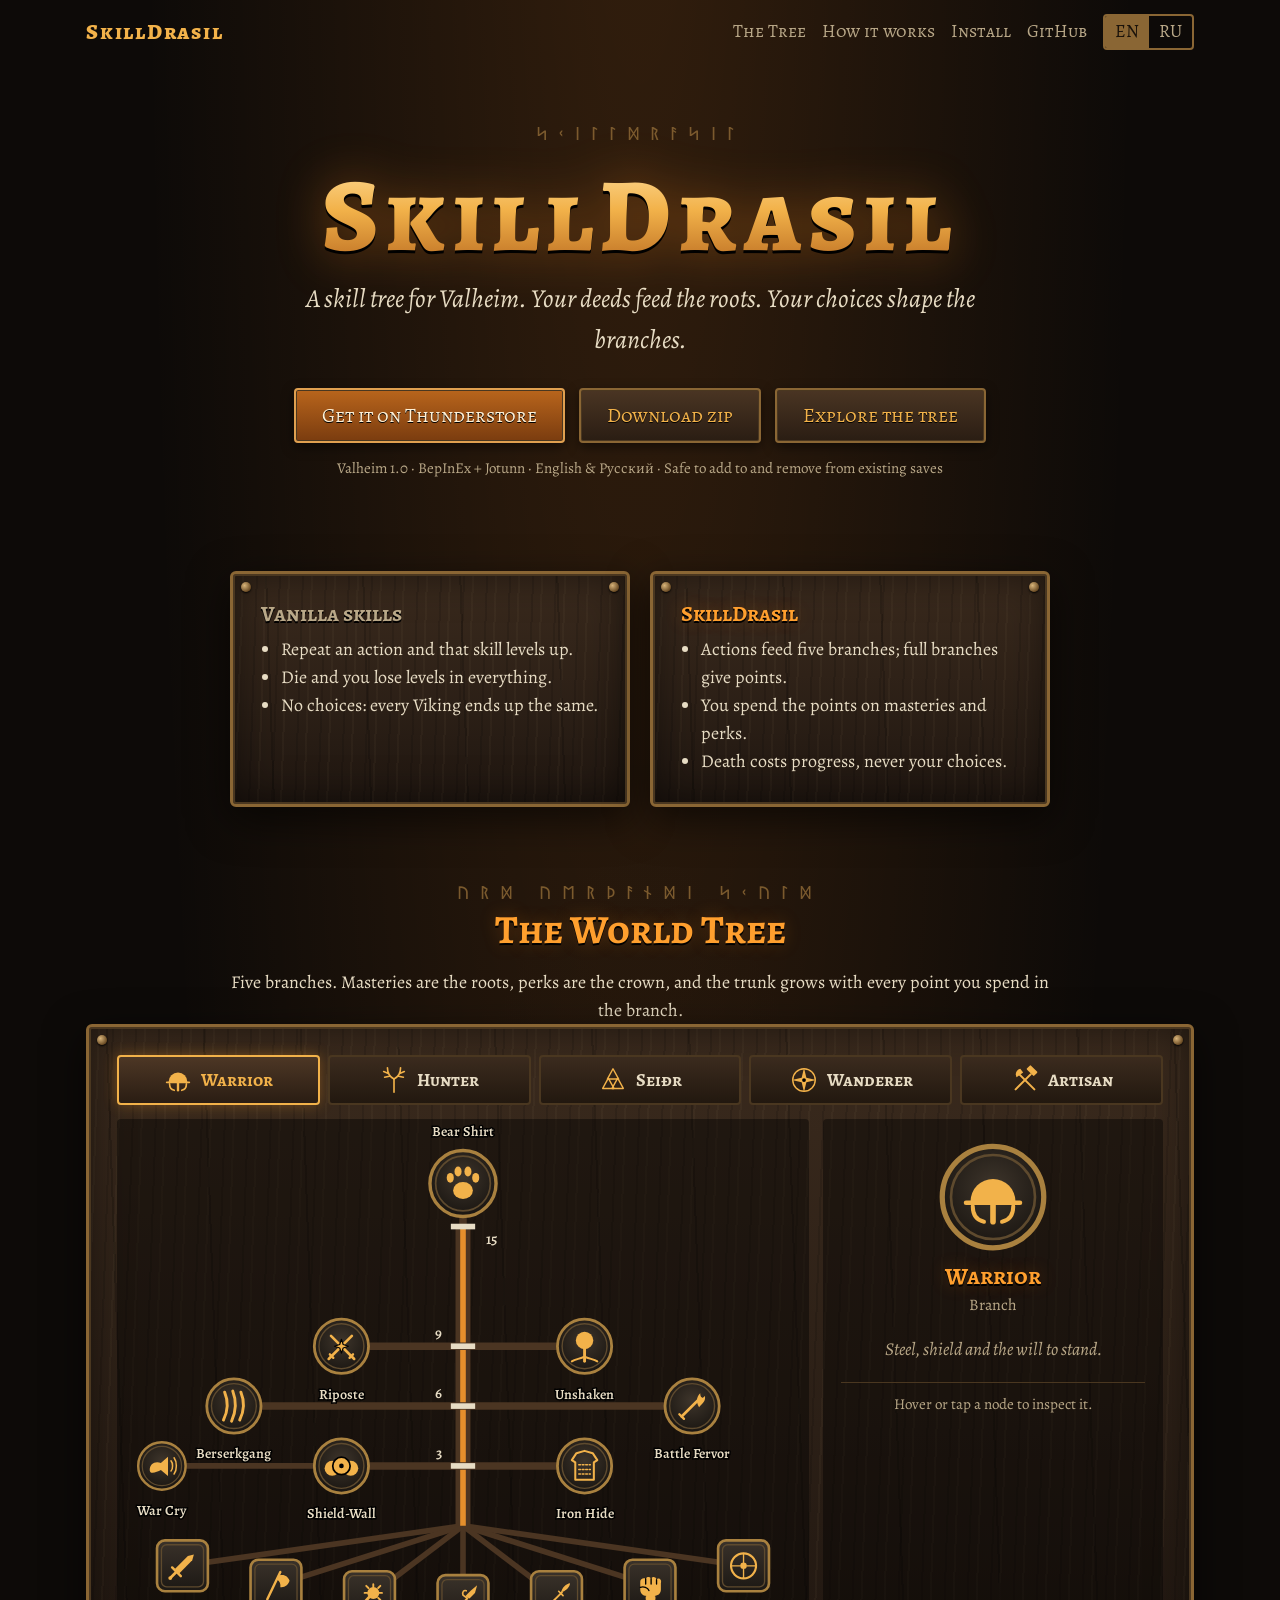
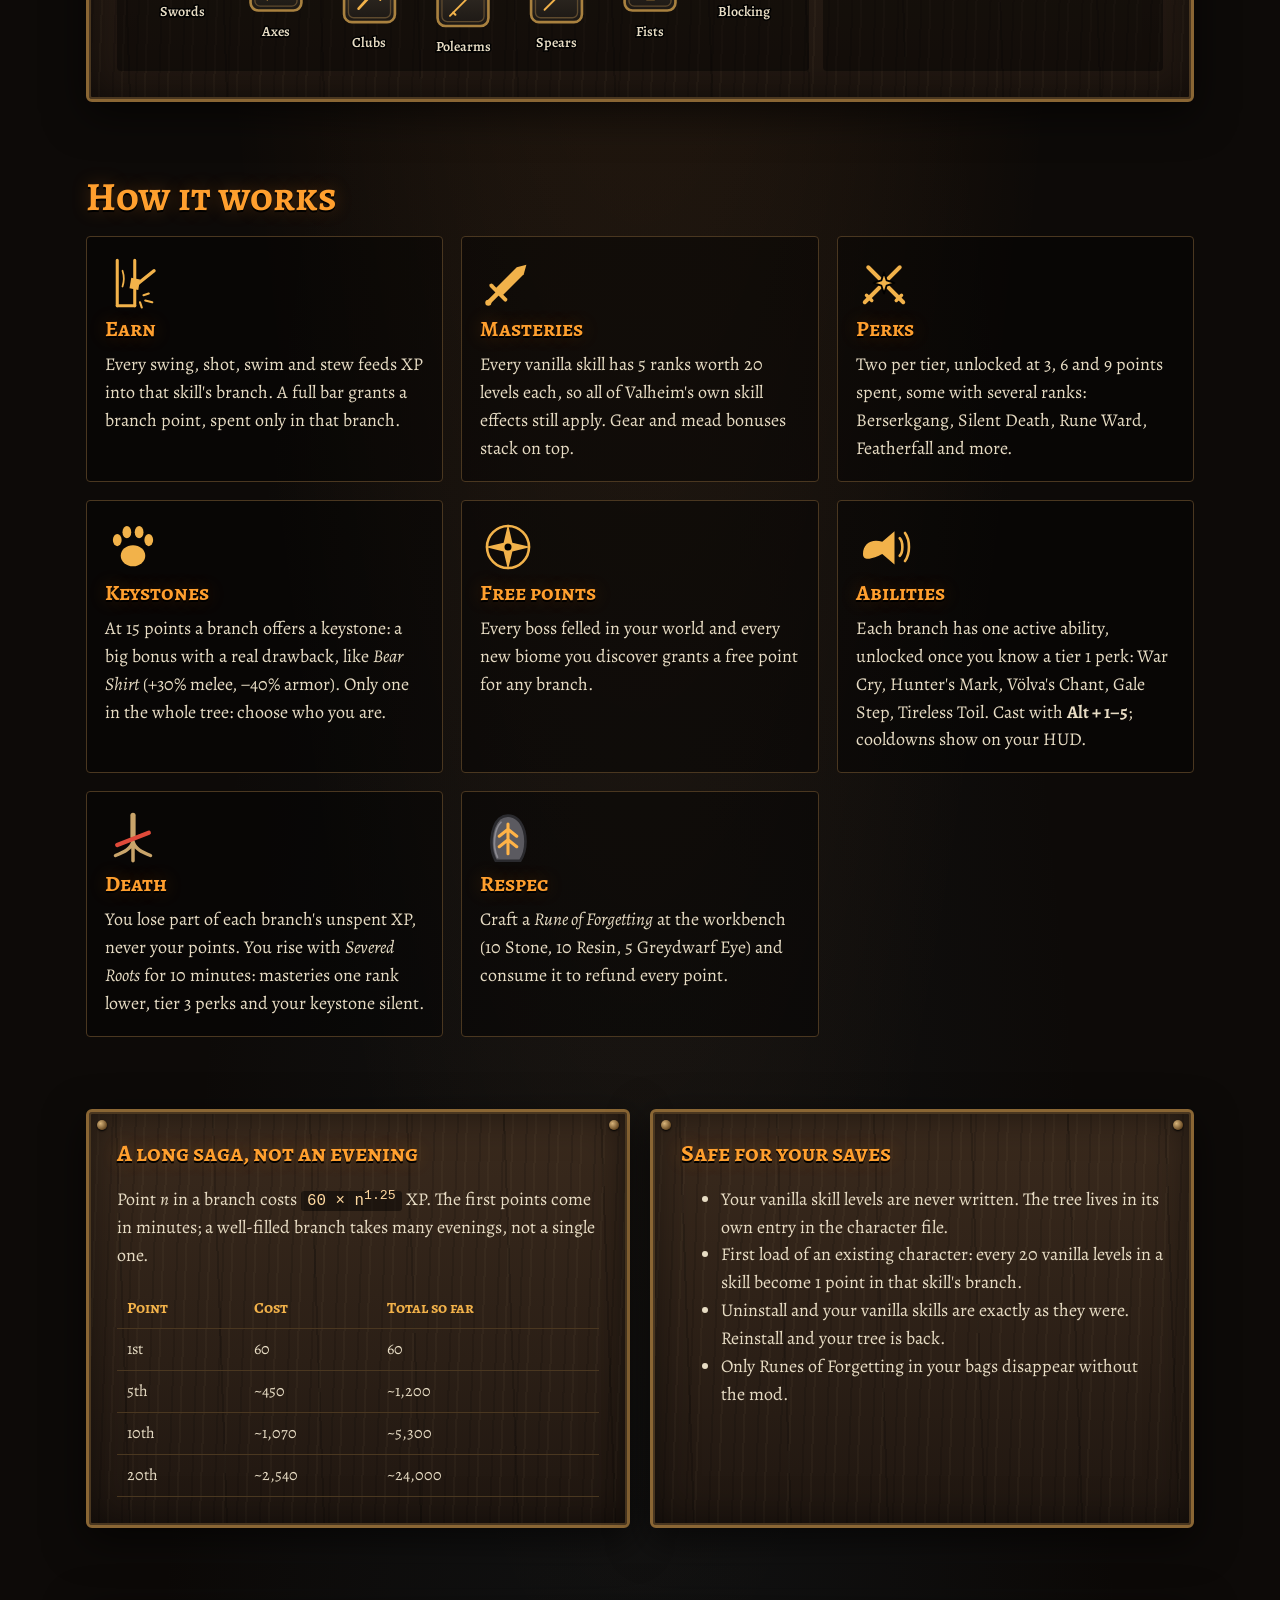
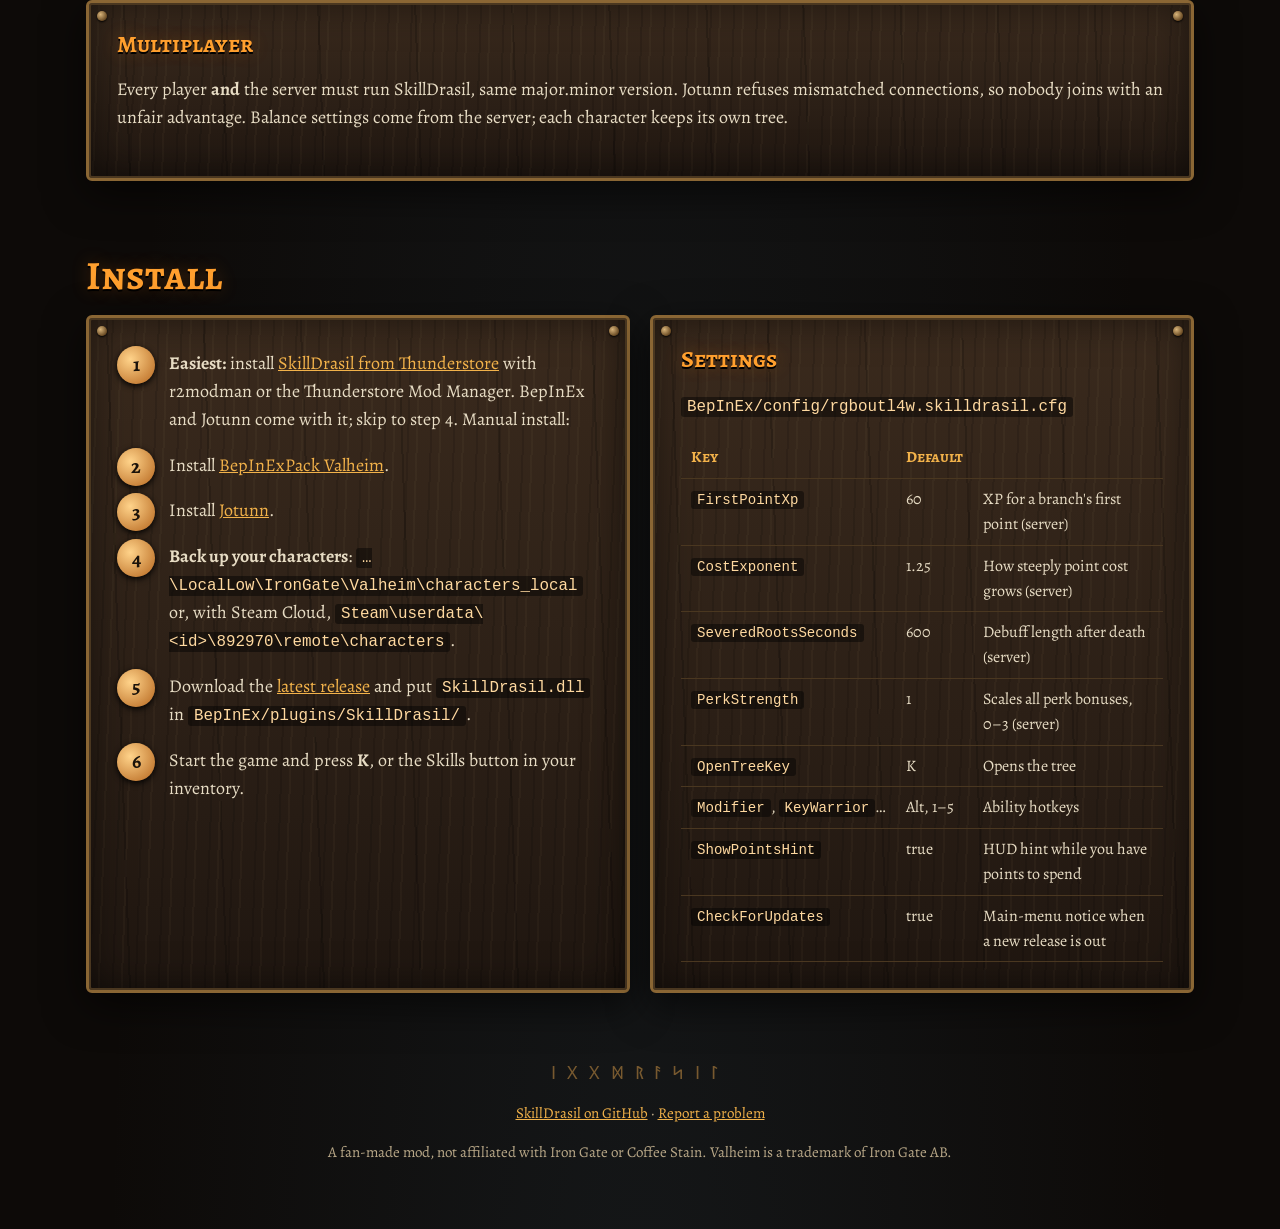
<file: docs/index.html>
<!doctype html>
<html lang="en">
<head>
<meta charset="utf-8">
<meta name="viewport" content="width=device-width, initial-scale=1">
<title>SkillDrasil – a skill tree for Valheim</title>
<meta name="description" content="SkillDrasil replaces Valheim's grind-and-lose skill system with a five-branch skill tree: earn points by playing, choose masteries and perks, keep your choices when you die.">
<meta property="og:title" content="SkillDrasil – a skill tree for Valheim">
<meta property="og:description" content="Five branches, 24 masteries, 30 perks, 5 keystones, 5 active abilities. Your deeds feed the roots; your choices shape the branches.">
<link rel="icon" href="icons/rune.svg" type="image/svg+xml">
<link rel="alternate" hreflang="ru" href="ru/">
<link rel="preconnect" href="https://fonts.googleapis.com">
<link rel="preconnect" href="https://fonts.gstatic.com" crossorigin>
<link href="https://fonts.googleapis.com/css2?family=Alegreya+SC:wght@600;800&family=Alegreya:ital,wght@0,400;0,700;1,400&family=Noto+Sans+Runic&display=swap" rel="stylesheet">
<link rel="stylesheet" href="style.css">
<script>
  // First visit from a Russian-language browser: offer the Russian page. A manual choice is remembered.
  try { if (!localStorage.getItem('sd-lang') && /^ru\b/i.test(navigator.language)) location.replace('ru/'); } catch (e) {}
</script>
</head>
<body>
<div class="wrap">
  <header class="topbar">
    <a class="brand" href="#">SkillDrasil</a>
    <nav>
      <span class="links"><a href="#tree">The Tree</a></span>
      <span class="links"><a href="#how">How it works</a></span>
      <span class="links"><a href="#install">Install</a></span>
      <a href="https://github.com/RGB-Outl4w/SkillDrasil">GitHub</a>
      <span class="lang"><a href="./" aria-current="page" onclick="try{localStorage.setItem('sd-lang','en')}catch(e){}">EN</a><a href="ru/" onclick="try{localStorage.setItem('sd-lang','ru')}catch(e){}">RU</a></span>
    </nav>
  </header>

  <section class="hero">
    <div class="runes" aria-hidden="true">ᛋᚲᛁᛚᛚᛞᚱᚨᛋᛁᛚ</div>
    <h1>SkillDrasil</h1>
    <p class="tagline">A skill tree for Valheim. Your deeds feed the roots. Your choices shape the branches.</p>
    <div class="buttons">
      <a class="btn primary" href="https://thunderstore.io/c/valheim/p/RGBOutl4w/SkillDrasil/">Get it on Thunderstore</a>
      <a class="btn" href="https://github.com/RGB-Outl4w/SkillDrasil/releases/latest">Download zip</a>
      <a class="btn" href="#tree">Explore the tree</a>
    </div>
    <p class="meta">Valheim 1.0 · BepInEx + Jotunn · English &amp; Русский · Safe to add to and remove from existing saves</p>
  </section>

  <section class="intro">
    <div class="versus">
      <div class="panel old">
        <h3>Vanilla skills</h3>
        <ul>
          <li>Repeat an action and that skill levels up.</li>
          <li>Die and you lose levels in everything.</li>
          <li>No choices: every Viking ends up the same.</li>
        </ul>
      </div>
      <div class="panel">
        <h3>SkillDrasil</h3>
        <ul>
          <li>Actions feed five branches; full branches give points.</li>
          <li>You spend the points on masteries and perks.</li>
          <li>Death costs progress, never your choices.</li>
        </ul>
      </div>
    </div>
  </section>

  <section id="tree">
    <div class="runes" aria-hidden="true">ᚢᚱᛞ ᚢᛖᚱᚦᚨᚾᛞᛁ ᛋᚲᚢᛚᛞ</div>
    <h2 style="text-align:center">The World Tree</h2>
    <p class="intro">Five branches. Masteries are the roots, perks are the crown, and the trunk grows with every point you spend in the branch.</p>
    <div class="panel" data-explorer></div>
  </section>


  <section id="how">
    <h2>How it works</h2>
    <div class="grid">
      <div class="feature"><img src="icons/woodcutting.svg" alt=""><h3>Earn</h3><p>Every swing, shot, swim and stew feeds XP into that skill's branch. A full bar grants a branch point, spent only in that branch.</p></div>
      <div class="feature"><img src="icons/swords.svg" alt=""><h3>Masteries</h3><p>Every vanilla skill has 5 ranks worth 20 levels each, so all of Valheim's own skill effects still apply. Gear and mead bonuses stack on top.</p></div>
      <div class="feature"><img src="icons/riposte.svg" alt=""><h3>Perks</h3><p>Two per tier, unlocked at 3, 6 and 9 points spent, some with several ranks: Berserkgang, Silent Death, Rune Ward, Featherfall and more.</p></div>
      <div class="feature"><img src="icons/bearshirt.svg" alt=""><h3>Keystones</h3><p>At 15 points a branch offers a keystone: a big bonus with a real drawback, like <em>Bear Shirt</em> (+30% melee, −40% armor). Only one in the whole tree: choose who you are.</p></div>
      <div class="feature"><img src="icons/branch_wanderer.svg" alt=""><h3>Free points</h3><p>Every boss felled in your world and every new biome you discover grants a free point for any branch.</p></div>
      <div class="feature"><img src="icons/warcry.svg" alt=""><h3>Abilities</h3><p>Each branch has one active ability, unlocked once you know a tier 1 perk: War Cry, Hunter's Mark, Völva's Chant, Gale Step, Tireless Toil. Cast with <strong>Alt + 1–5</strong>; cooldowns show on your HUD.</p></div>
      <div class="feature"><img src="icons/se_severed.svg" alt=""><h3>Death</h3><p>You lose part of each branch's unspent XP, never your points. You rise with <em>Severed Roots</em> for 10 minutes: masteries one rank lower, tier 3 perks and your keystone silent.</p></div>
      <div class="feature"><img src="icons/item_rune.svg" alt=""><h3>Respec</h3><p>Craft a <em>Rune of Forgetting</em> at the workbench (10 Stone, 10 Resin, 5 Greydwarf Eye) and consume it to refund every point.</p></div>
    </div>
  </section>

  <section>
    <div class="two">
      <div class="panel">
        <h3>A long saga, not an evening</h3>
        <p>Point <em>n</em> in a branch costs <code>60 × n<sup>1.25</sup></code> XP. The first points come in minutes; a well-filled branch takes many evenings, not a single one.</p>
        <div class="table-scroll"><table>
          <tr><th>Point</th><th>Cost</th><th>Total so far</th></tr>
          <tr><td>1st</td><td>60</td><td>60</td></tr>
          <tr><td>5th</td><td>~450</td><td>~1,200</td></tr>
          <tr><td>10th</td><td>~1,070</td><td>~5,300</td></tr>
          <tr><td>20th</td><td>~2,540</td><td>~24,000</td></tr>
        </table></div>
      </div>
      <div class="panel">
        <h3>Safe for your saves</h3>
        <ul>
          <li>Your vanilla skill levels are never written. The tree lives in its own entry in the character file.</li>
          <li>First load of an existing character: every 20 vanilla levels in a skill become 1 point in that skill's branch.</li>
          <li>Uninstall and your vanilla skills are exactly as they were. Reinstall and your tree is back.</li>
          <li>Only Runes of Forgetting in your bags disappear without the mod.</li>
        </ul>
      </div>
    </div>
  </section>

  <section>
    <div class="panel">
      <h3>Multiplayer</h3>
      <p>Every player <strong>and</strong> the server must run SkillDrasil, same major.minor version. Jotunn refuses mismatched connections, so nobody joins with an unfair advantage. Balance settings come from the server; each character keeps its own tree.</p>
    </div>
  </section>

  <section id="install">
    <h2>Install</h2>
    <div class="two">
      <div class="panel">
        <ol class="steps">
          <li><strong>Easiest:</strong> install <a href="https://thunderstore.io/c/valheim/p/RGBOutl4w/SkillDrasil/">SkillDrasil from Thunderstore</a> with r2modman or the Thunderstore Mod Manager. BepInEx and Jotunn come with it; skip to step 4. Manual install:</li>
          <li>Install <a href="https://thunderstore.io/c/valheim/p/denikson/BepInExPack_Valheim/">BepInExPack Valheim</a>.</li>
          <li>Install <a href="https://thunderstore.io/c/valheim/p/ValheimModding/Jotunn/">Jotunn</a>.</li>
          <li><strong>Back up your characters</strong>: <code>…\LocalLow\IronGate\Valheim\characters_local</code> or, with Steam Cloud, <code>Steam\userdata\&lt;id&gt;\892970\remote\characters</code>.</li>
          <li>Download the <a href="https://github.com/RGB-Outl4w/SkillDrasil/releases/latest">latest release</a> and put <code>SkillDrasil.dll</code> in <code>BepInEx/plugins/SkillDrasil/</code>.</li>
          <li>Start the game and press <strong>K</strong>, or the Skills button in your inventory.</li>
        </ol>
      </div>
      <div class="panel">
        <h3>Settings</h3>
        <p><code>BepInEx/config/rgboutl4w.skilldrasil.cfg</code></p>
        <div class="table-scroll"><table>
          <tr><th>Key</th><th>Default</th><th></th></tr>
          <tr><td><code>FirstPointXp</code></td><td>60</td><td>XP for a branch's first point (server)</td></tr>
          <tr><td><code>CostExponent</code></td><td>1.25</td><td>How steeply point cost grows (server)</td></tr>
          <tr><td><code>SeveredRootsSeconds</code></td><td>600</td><td>Debuff length after death (server)</td></tr>
          <tr><td><code>PerkStrength</code></td><td>1</td><td>Scales all perk bonuses, 0–3 (server)</td></tr>
          <tr><td><code>OpenTreeKey</code></td><td>K</td><td>Opens the tree</td></tr>
          <tr><td><code>Modifier</code>, <code>KeyWarrior</code>…</td><td>Alt, 1–5</td><td>Ability hotkeys</td></tr>
          <tr><td><code>ShowPointsHint</code></td><td>true</td><td>HUD hint while you have points to spend</td></tr>
          <tr><td><code>CheckForUpdates</code></td><td>true</td><td>Main-menu notice when a new release is out</td></tr>
        </table></div>
      </div>
    </div>
  </section>

  <footer>
    <div class="runes" aria-hidden="true">ᛁᚷᚷᛞᚱᚨᛋᛁᛚ</div>
    <p><a href="https://github.com/RGB-Outl4w/SkillDrasil">SkillDrasil on GitHub</a> · <a href="https://github.com/RGB-Outl4w/SkillDrasil/issues">Report a problem</a></p>
    <p>A fan-made mod, not affiliated with Iron Gate or Coffee Stain. Valheim is a trademark of Iron Gate AB.</p>
  </footer>
</div>
<script src="tree.js"></script>
</body>
</html>
</file>
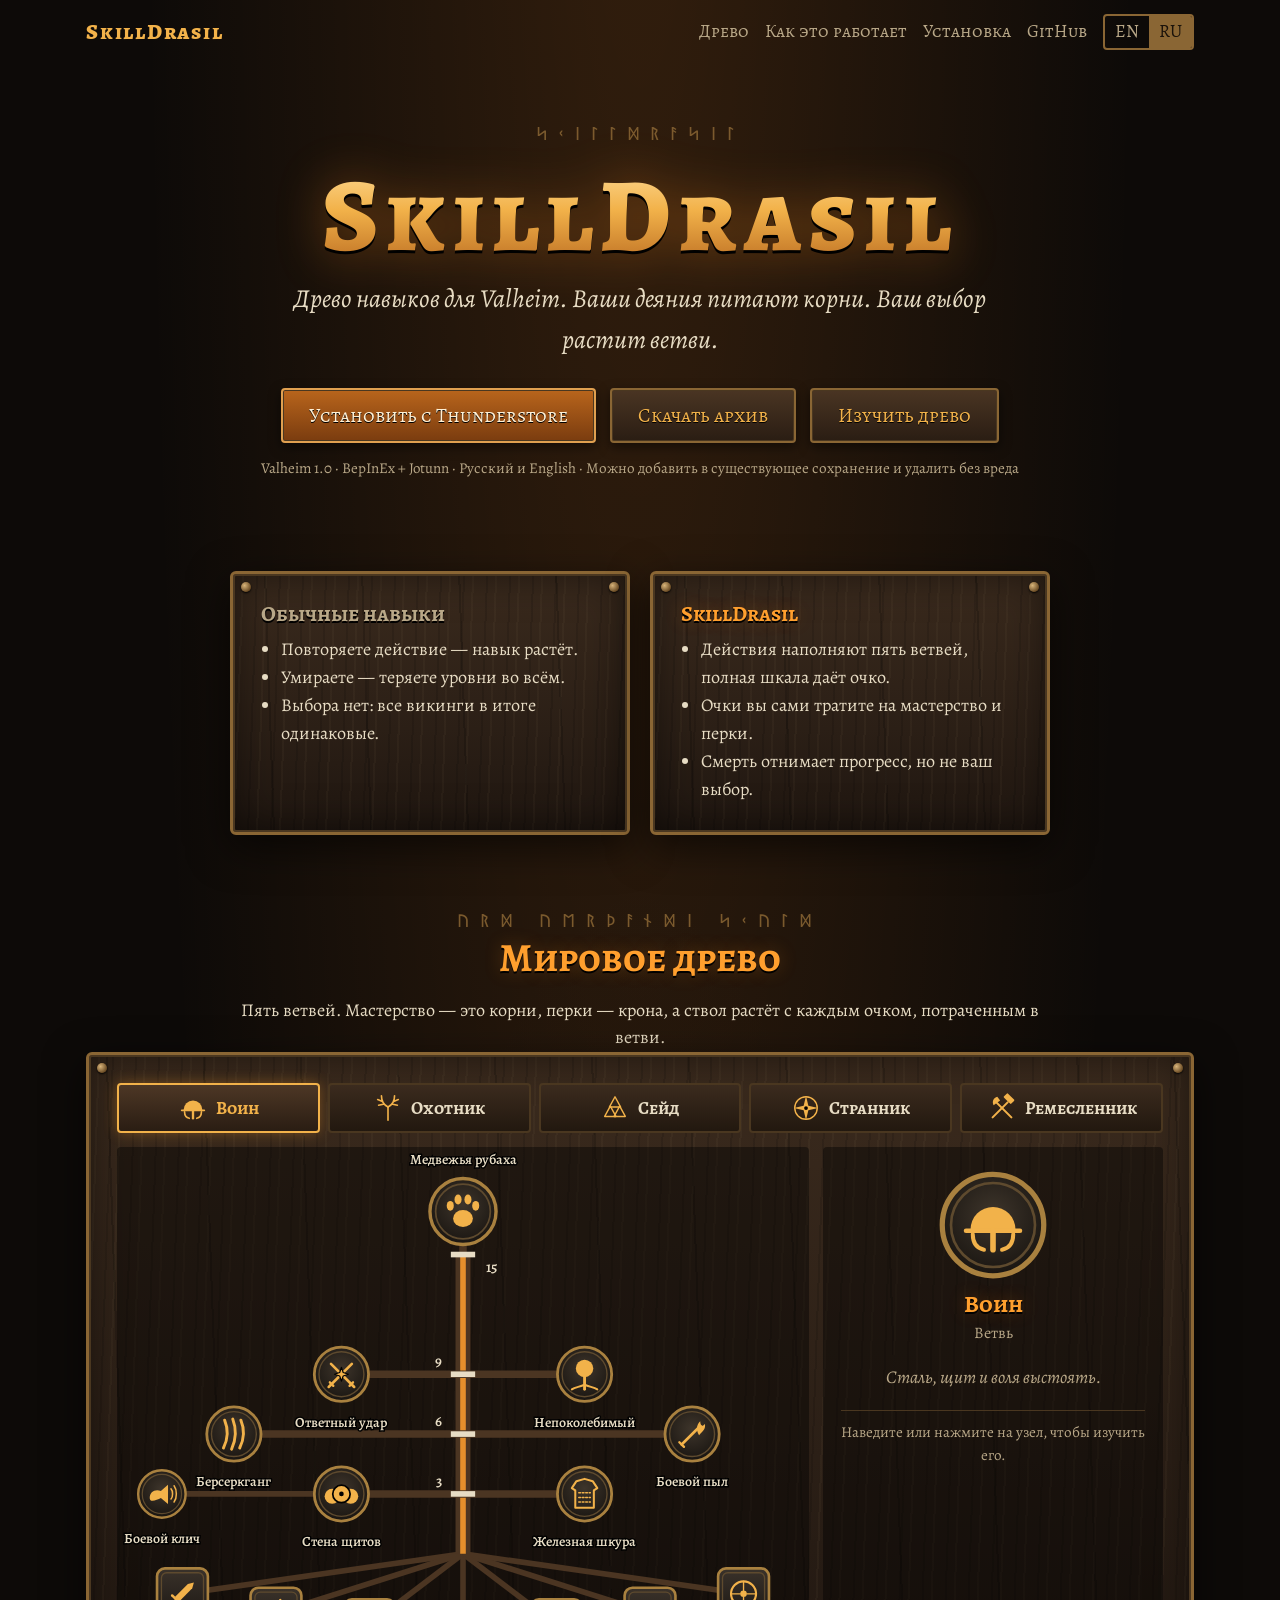
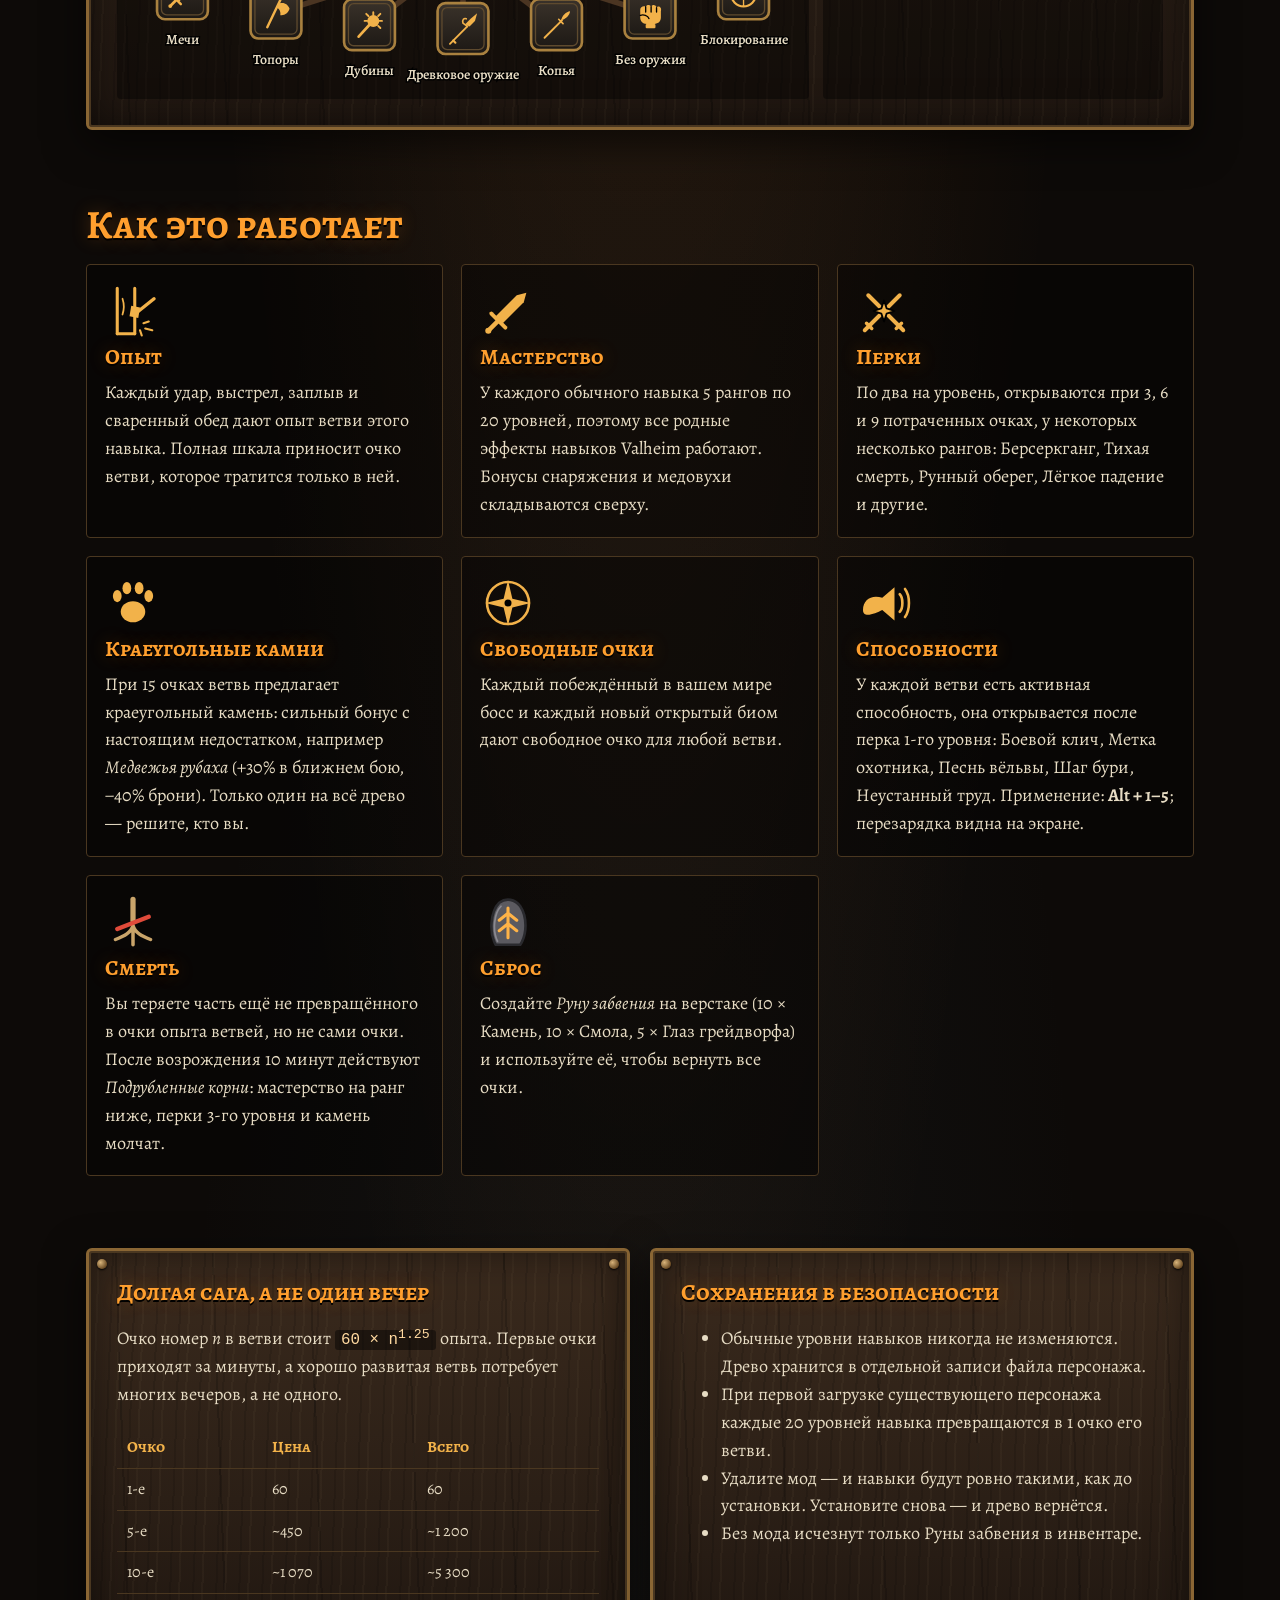
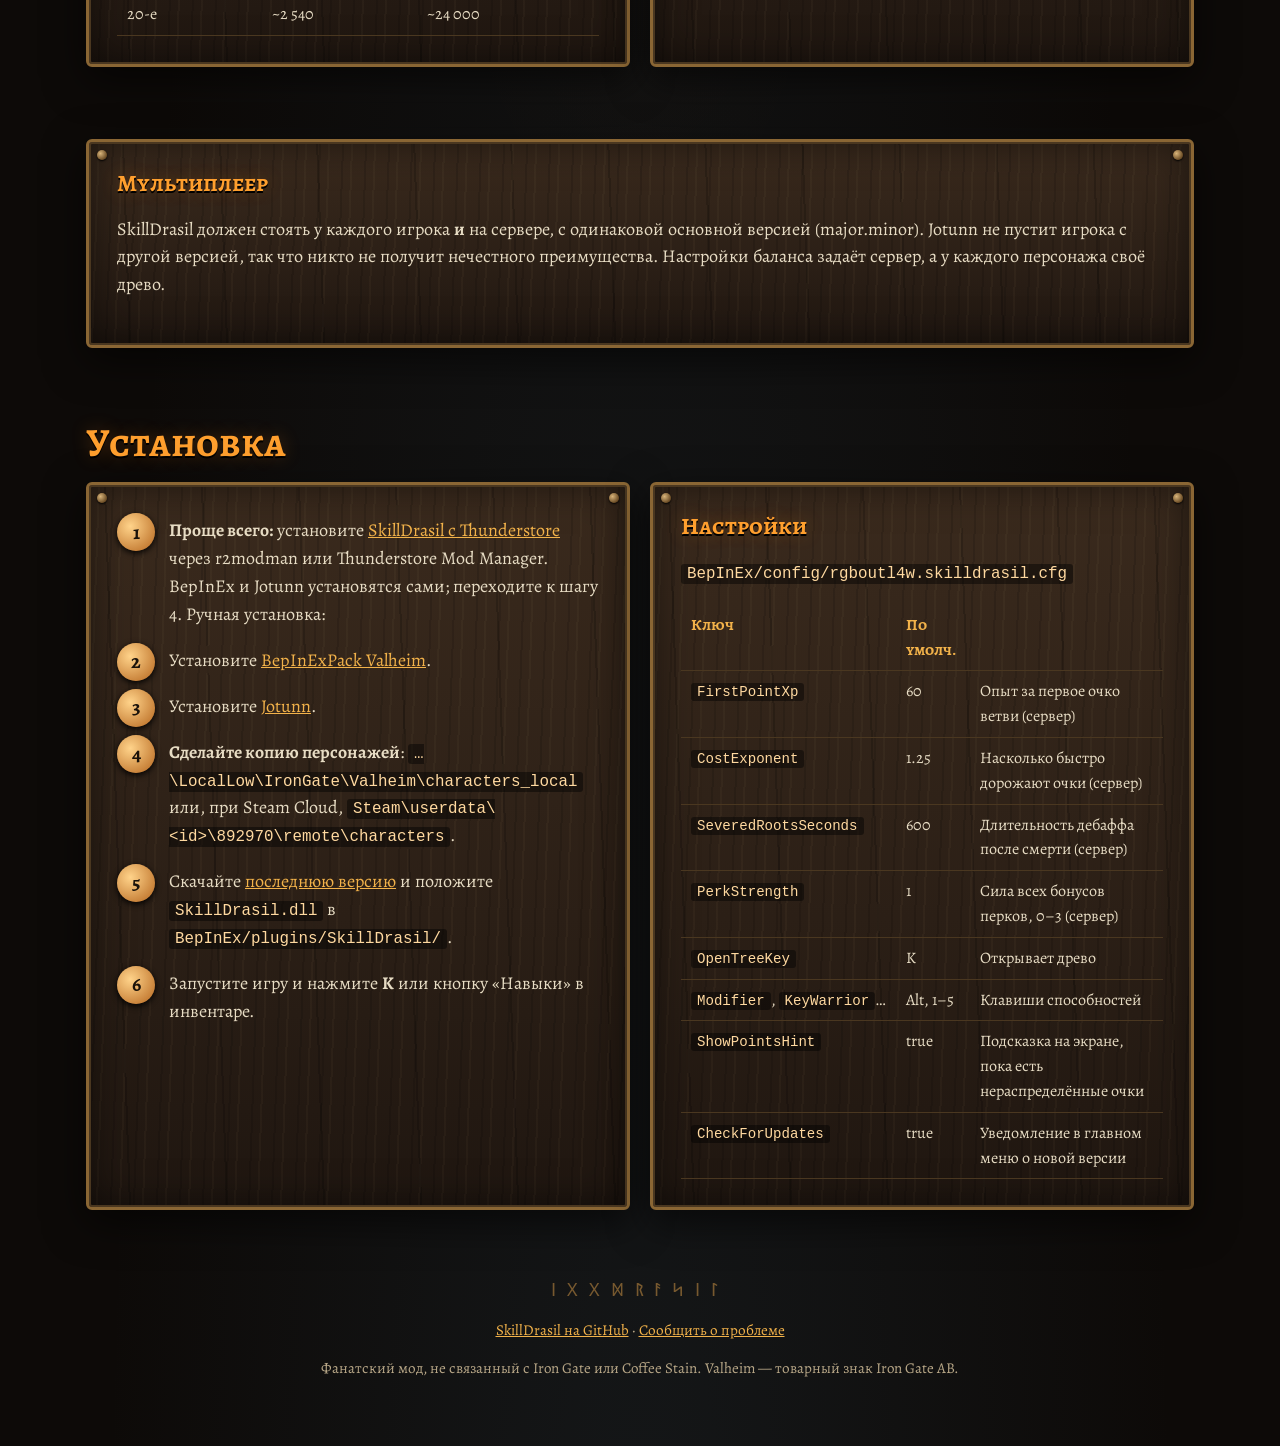
<file: docs/ru/index.html>
<!doctype html>
<html lang="ru">
<head>
<meta charset="utf-8">
<meta name="viewport" content="width=device-width, initial-scale=1">
<title>SkillDrasil – древо навыков для Valheim</title>
<meta name="description" content="SkillDrasil заменяет систему навыков Valheim древом из пяти ветвей: получайте очки, играя, выбирайте мастерство и перки и не теряйте свой выбор после смерти.">
<meta property="og:title" content="SkillDrasil – древо навыков для Valheim">
<meta property="og:description" content="Пять ветвей, 24 мастерства, 30 перков, 5 краеугольных камней, 5 активных способностей. Ваши деяния питают корни, ваш выбор растит ветви.">
<link rel="icon" href="../icons/rune.svg" type="image/svg+xml">
<link rel="alternate" hreflang="en" href="../">
<link rel="preconnect" href="https://fonts.googleapis.com">
<link rel="preconnect" href="https://fonts.gstatic.com" crossorigin>
<link href="https://fonts.googleapis.com/css2?family=Alegreya+SC:wght@600;800&family=Alegreya:ital,wght@0,400;0,700;1,400&family=Noto+Sans+Runic&display=swap" rel="stylesheet">
<link rel="stylesheet" href="../style.css">
</head>
<body>
<div class="wrap">
  <header class="topbar">
    <a class="brand" href="#">SkillDrasil</a>
    <nav>
      <span class="links"><a href="#tree">Древо</a></span>
      <span class="links"><a href="#how">Как это работает</a></span>
      <span class="links"><a href="#install">Установка</a></span>
      <a href="https://github.com/RGB-Outl4w/SkillDrasil">GitHub</a>
      <span class="lang"><a href="../" onclick="try{localStorage.setItem('sd-lang','en')}catch(e){}">EN</a><a href="./" aria-current="page" onclick="try{localStorage.setItem('sd-lang','ru')}catch(e){}">RU</a></span>
    </nav>
  </header>

  <section class="hero">
    <div class="runes" aria-hidden="true">ᛋᚲᛁᛚᛚᛞᚱᚨᛋᛁᛚ</div>
    <h1>SkillDrasil</h1>
    <p class="tagline">Древо навыков для Valheim. Ваши деяния питают корни. Ваш выбор растит ветви.</p>
    <div class="buttons">
      <a class="btn primary" href="https://thunderstore.io/c/valheim/p/RGBOutl4w/SkillDrasil/">Установить с Thunderstore</a>
      <a class="btn" href="https://github.com/RGB-Outl4w/SkillDrasil/releases/latest">Скачать архив</a>
      <a class="btn" href="#tree">Изучить древо</a>
    </div>
    <p class="meta">Valheim 1.0 · BepInEx + Jotunn · Русский и English · Можно добавить в существующее сохранение и удалить без вреда</p>
  </section>

  <section class="intro">
    <div class="versus">
      <div class="panel old">
        <h3>Обычные навыки</h3>
        <ul>
          <li>Повторяете действие — навык растёт.</li>
          <li>Умираете — теряете уровни во всём.</li>
          <li>Выбора нет: все викинги в итоге одинаковые.</li>
        </ul>
      </div>
      <div class="panel">
        <h3>SkillDrasil</h3>
        <ul>
          <li>Действия наполняют пять ветвей, полная шкала даёт очко.</li>
          <li>Очки вы сами тратите на мастерство и перки.</li>
          <li>Смерть отнимает прогресс, но не ваш выбор.</li>
        </ul>
      </div>
    </div>
  </section>

  <section id="tree">
    <div class="runes" aria-hidden="true">ᚢᚱᛞ ᚢᛖᚱᚦᚨᚾᛞᛁ ᛋᚲᚢᛚᛞ</div>
    <h2 style="text-align:center">Мировое древо</h2>
    <p class="intro">Пять ветвей. Мастерство — это корни, перки — крона, а ствол растёт с каждым очком, потраченным в ветви.</p>
    <div class="panel" data-explorer></div>
  </section>


  <section id="how">
    <h2>Как это работает</h2>
    <div class="grid">
      <div class="feature"><img src="../icons/woodcutting.svg" alt=""><h3>Опыт</h3><p>Каждый удар, выстрел, заплыв и сваренный обед дают опыт ветви этого навыка. Полная шкала приносит очко ветви, которое тратится только в ней.</p></div>
      <div class="feature"><img src="../icons/swords.svg" alt=""><h3>Мастерство</h3><p>У каждого обычного навыка 5 рангов по 20 уровней, поэтому все родные эффекты навыков Valheim работают. Бонусы снаряжения и медовухи складываются сверху.</p></div>
      <div class="feature"><img src="../icons/riposte.svg" alt=""><h3>Перки</h3><p>По два на уровень, открываются при 3, 6 и 9 потраченных очках, у некоторых несколько рангов: Берсеркганг, Тихая смерть, Рунный оберег, Лёгкое падение и другие.</p></div>
      <div class="feature"><img src="../icons/bearshirt.svg" alt=""><h3>Краеугольные камни</h3><p>При 15 очках ветвь предлагает краеугольный камень: сильный бонус с настоящим недостатком, например <em>Медвежья рубаха</em> (+30% в ближнем бою, −40% брони). Только один на всё древо — решите, кто вы.</p></div>
      <div class="feature"><img src="../icons/branch_wanderer.svg" alt=""><h3>Свободные очки</h3><p>Каждый побеждённый в вашем мире босс и каждый новый открытый биом дают свободное очко для любой ветви.</p></div>
      <div class="feature"><img src="../icons/warcry.svg" alt=""><h3>Способности</h3><p>У каждой ветви есть активная способность, она открывается после перка 1-го уровня: Боевой клич, Метка охотника, Песнь вёльвы, Шаг бури, Неустанный труд. Применение: <strong>Alt + 1–5</strong>; перезарядка видна на экране.</p></div>
      <div class="feature"><img src="../icons/se_severed.svg" alt=""><h3>Смерть</h3><p>Вы теряете часть ещё не превращённого в очки опыта ветвей, но не сами очки. После возрождения 10 минут действуют <em>Подрубленные корни</em>: мастерство на ранг ниже, перки 3-го уровня и камень молчат.</p></div>
      <div class="feature"><img src="../icons/item_rune.svg" alt=""><h3>Сброс</h3><p>Создайте <em>Руну забвения</em> на верстаке (10 × Камень, 10 × Смола, 5 × Глаз грейдворфа) и используйте её, чтобы вернуть все очки.</p></div>
    </div>
  </section>

  <section>
    <div class="two">
      <div class="panel">
        <h3>Долгая сага, а не один вечер</h3>
        <p>Очко номер <em>n</em> в ветви стоит <code>60 × n<sup>1.25</sup></code> опыта. Первые очки приходят за минуты, а хорошо развитая ветвь потребует многих вечеров, а не одного.</p>
        <div class="table-scroll"><table>
          <tr><th>Очко</th><th>Цена</th><th>Всего</th></tr>
          <tr><td>1-е</td><td>60</td><td>60</td></tr>
          <tr><td>5-е</td><td>~450</td><td>~1 200</td></tr>
          <tr><td>10-е</td><td>~1 070</td><td>~5 300</td></tr>
          <tr><td>20-е</td><td>~2 540</td><td>~24 000</td></tr>
        </table></div>
      </div>
      <div class="panel">
        <h3>Сохранения в безопасности</h3>
        <ul>
          <li>Обычные уровни навыков никогда не изменяются. Древо хранится в отдельной записи файла персонажа.</li>
          <li>При первой загрузке существующего персонажа каждые 20 уровней навыка превращаются в 1 очко его ветви.</li>
          <li>Удалите мод — и навыки будут ровно такими, как до установки. Установите снова — и древо вернётся.</li>
          <li>Без мода исчезнут только Руны забвения в инвентаре.</li>
        </ul>
      </div>
    </div>
  </section>

  <section>
    <div class="panel">
      <h3>Мультиплеер</h3>
      <p>SkillDrasil должен стоять у каждого игрока <strong>и</strong> на сервере, с одинаковой основной версией (major.minor). Jotunn не пустит игрока с другой версией, так что никто не получит нечестного преимущества. Настройки баланса задаёт сервер, а у каждого персонажа своё древо.</p>
    </div>
  </section>

  <section id="install">
    <h2>Установка</h2>
    <div class="two">
      <div class="panel">
        <ol class="steps">
          <li><strong>Проще всего:</strong> установите <a href="https://thunderstore.io/c/valheim/p/RGBOutl4w/SkillDrasil/">SkillDrasil с Thunderstore</a> через r2modman или Thunderstore Mod Manager. BepInEx и Jotunn установятся сами; переходите к шагу 4. Ручная установка:</li>
          <li>Установите <a href="https://thunderstore.io/c/valheim/p/denikson/BepInExPack_Valheim/">BepInExPack Valheim</a>.</li>
          <li>Установите <a href="https://thunderstore.io/c/valheim/p/ValheimModding/Jotunn/">Jotunn</a>.</li>
          <li><strong>Сделайте копию персонажей</strong>: <code>…\LocalLow\IronGate\Valheim\characters_local</code> или, при Steam Cloud, <code>Steam\userdata\&lt;id&gt;\892970\remote\characters</code>.</li>
          <li>Скачайте <a href="https://github.com/RGB-Outl4w/SkillDrasil/releases/latest">последнюю версию</a> и положите <code>SkillDrasil.dll</code> в <code>BepInEx/plugins/SkillDrasil/</code>.</li>
          <li>Запустите игру и нажмите <strong>K</strong> или кнопку «Навыки» в инвентаре.</li>
        </ol>
      </div>
      <div class="panel">
        <h3>Настройки</h3>
        <p><code>BepInEx/config/rgboutl4w.skilldrasil.cfg</code></p>
        <div class="table-scroll"><table>
          <tr><th>Ключ</th><th>По умолч.</th><th></th></tr>
          <tr><td><code>FirstPointXp</code></td><td>60</td><td>Опыт за первое очко ветви (сервер)</td></tr>
          <tr><td><code>CostExponent</code></td><td>1.25</td><td>Насколько быстро дорожают очки (сервер)</td></tr>
          <tr><td><code>SeveredRootsSeconds</code></td><td>600</td><td>Длительность дебаффа после смерти (сервер)</td></tr>
          <tr><td><code>PerkStrength</code></td><td>1</td><td>Сила всех бонусов перков, 0–3 (сервер)</td></tr>
          <tr><td><code>OpenTreeKey</code></td><td>K</td><td>Открывает древо</td></tr>
          <tr><td><code>Modifier</code>, <code>KeyWarrior</code>…</td><td>Alt, 1–5</td><td>Клавиши способностей</td></tr>
          <tr><td><code>ShowPointsHint</code></td><td>true</td><td>Подсказка на экране, пока есть нераспределённые очки</td></tr>
          <tr><td><code>CheckForUpdates</code></td><td>true</td><td>Уведомление в главном меню о новой версии</td></tr>
        </table></div>
      </div>
    </div>
  </section>

  <footer>
    <div class="runes" aria-hidden="true">ᛁᚷᚷᛞᚱᚨᛋᛁᛚ</div>
    <p><a href="https://github.com/RGB-Outl4w/SkillDrasil">SkillDrasil на GitHub</a> · <a href="https://github.com/RGB-Outl4w/SkillDrasil/issues">Сообщить о проблеме</a></p>
    <p>Фанатский мод, не связанный с Iron Gate или Coffee Stain. Valheim — товарный знак Iron Gate AB.</p>
  </footer>
</div>
<script src="../tree.js"></script>
</body>
</html>
</file>
<file: docs/style.css>
/* SkillDrasil site. Valheim look: dark wood, iron rims, ember orange, parchment text. */
:root {
  --night: #0d0a08;
  --wood-1: #3a2a1d;
  --wood-2: #2b1f16;
  --wood-3: #1f1610;
  --rim: #8a6634;
  --rim-dark: #4a3720;
  --ember: #ff9f2e;
  --gold: #f2b24a;
  --parchment: #e7dcc4;
  --muted: #b9a888;
  --shade: rgba(0, 0, 0, 0.42);
  --radius: 6px;
  --head: 'Alegreya SC', Georgia, serif;
  --body: 'Alegreya', Georgia, serif;
}

* { box-sizing: border-box; }
html { scroll-behavior: smooth; }

body {
  margin: 0;
  color: var(--parchment);
  font: 18px/1.55 var(--body);
  background:
    radial-gradient(ellipse at 50% -10%, rgba(255, 140, 40, 0.16), transparent 55%),
    radial-gradient(ellipse at 50% 120%, rgba(60, 90, 110, 0.18), transparent 60%),
    var(--night);
  min-height: 100vh;
}

a { color: var(--gold); }
a:hover { color: var(--ember); }
img { max-width: 100%; }

.wrap { max-width: 1140px; margin: 0 auto; padding: 0 16px; }

/* ---------- carved wood panel ---------- */
.panel {
  position: relative;
  background:
    repeating-linear-gradient(92deg, rgba(0, 0, 0, 0.12) 0 2px, transparent 2px 9px, rgba(255, 220, 160, 0.03) 9px 11px, transparent 11px 23px),
    repeating-linear-gradient(88deg, transparent 0 40px, rgba(0, 0, 0, 0.18) 40px 42px, transparent 42px 97px),
    linear-gradient(180deg, var(--wood-1), var(--wood-2) 60%, var(--wood-3));
  border: 3px solid var(--rim);
  border-radius: var(--radius);
  box-shadow:
    inset 0 0 0 2px var(--rim-dark),
    inset 0 0 40px rgba(0, 0, 0, 0.55),
    0 12px 40px rgba(0, 0, 0, 0.6);
  padding: 28px;
}
/* iron rivets in the corners */
.panel::before, .panel::after {
  content: '';
  position: absolute;
  top: 8px;
  width: 10px; height: 10px;
  border-radius: 50%;
  background: radial-gradient(circle at 35% 35%, #d8b47a, #6b4c25 70%);
  box-shadow: 0 1px 2px #000;
}
.panel::before { left: 8px; }
.panel::after { right: 8px; }

h1, h2, h3 {
  font-family: var(--head);
  color: var(--ember);
  text-shadow: 0 2px 0 #000, 0 0 18px rgba(255, 140, 30, 0.25);
  margin: 0 0 0.4em;
  line-height: 1.15;
}
h2 { font-size: clamp(28px, 4vw, 40px); }
h3 { font-size: 24px; }

.runes {
  font-family: 'Noto Sans Runic', var(--body);
  color: var(--rim);
  letter-spacing: 0.6em;
  font-size: 18px;
  text-align: center;
  user-select: none;
  opacity: 0.85;
}

/* ---------- top bar ---------- */
.topbar {
  display: flex; align-items: center; justify-content: space-between;
  padding: 14px 0;
  gap: 12px;
}
.brand { font-family: var(--head); font-weight: 800; color: var(--gold); text-decoration: none; font-size: 22px; letter-spacing: 0.08em; }
.topbar nav { display: flex; gap: 16px; align-items: center; flex-wrap: wrap; }
.topbar nav a { color: var(--muted); text-decoration: none; font-family: var(--head); }
.topbar nav a:hover { color: var(--gold); }
.lang { display: inline-flex; border: 2px solid var(--rim); border-radius: 4px; overflow: hidden; }
.lang a { padding: 2px 10px; color: var(--muted); }
.lang a[aria-current] { background: var(--rim); color: #1a120a; }

/* ---------- hero ---------- */
.hero { text-align: center; padding: 56px 0 40px; }
.hero h1 {
  font-size: clamp(48px, 10vw, 104px);
  font-weight: 800;
  letter-spacing: 0.06em;
  margin: 8px 0 4px;
  background: linear-gradient(180deg, #ffe0a0 0%, var(--gold) 45%, #b5651d 100%);
  -webkit-background-clip: text; background-clip: text;
  color: transparent;
  filter: drop-shadow(0 3px 0 #000) drop-shadow(0 0 24px rgba(255, 140, 30, 0.35));
  text-shadow: none;
}
.hero .tagline { font-size: clamp(20px, 2.6vw, 26px); color: var(--parchment); max-width: 760px; margin: 0 auto 28px; font-style: italic; }
.hero .meta { color: var(--muted); font-size: 15px; margin-top: 14px; }

.buttons { display: flex; gap: 14px; justify-content: center; flex-wrap: wrap; }
.btn {
  display: inline-block;
  font-family: var(--head);
  font-size: 20px;
  padding: 10px 26px;
  border-radius: 4px;
  text-decoration: none;
  color: var(--gold);
  background: linear-gradient(180deg, #4a3523, #2a1d13);
  border: 2px solid var(--rim);
  box-shadow: inset 0 0 0 1px var(--rim-dark), 0 4px 12px rgba(0, 0, 0, 0.5);
  text-shadow: 0 1px 0 #000;
  transition: transform 0.1s, box-shadow 0.15s;
}
.btn:hover { color: #ffd38a; box-shadow: inset 0 0 0 1px var(--rim-dark), 0 0 18px rgba(255, 150, 40, 0.35); transform: translateY(-1px); }
.btn.primary { background: linear-gradient(180deg, #b9651c, #7a3c0f); color: #fff1d6; border-color: #e0a050; }

section { padding: 36px 0; }
.intro { text-align: center; max-width: 820px; margin: 0 auto; }
.intro p { font-size: 20px; }

/* ---------- vanilla vs tree ---------- */
.versus { display: grid; grid-template-columns: 1fr 1fr; gap: 20px; text-align: left; }
.versus h3 { font-size: 22px; }
.versus ul { margin: 0; padding-left: 1.1em; }
.versus .old h3 { color: var(--muted); text-shadow: 0 2px 0 #000; }

/* ---------- explorer ---------- */
.tabs { display: grid; grid-template-columns: repeat(5, 1fr); gap: 8px; margin-bottom: 14px; }
.tab {
  display: flex; align-items: center; justify-content: center; gap: 8px;
  font: 600 18px var(--head);
  color: var(--parchment);
  background: linear-gradient(180deg, #3b2b1e, #22180f);
  border: 2px solid var(--rim-dark);
  border-radius: 4px;
  padding: 8px 6px;
  cursor: pointer;
}
.tab img { width: 30px; height: 30px; }
.tab:hover { border-color: var(--rim); }
.tab[aria-selected="true"] { border-color: var(--gold); color: var(--gold); box-shadow: 0 0 14px rgba(255, 160, 40, 0.3); background: linear-gradient(180deg, #4d3725, #2a1d13); }

.explorer-body { display: grid; grid-template-columns: 1fr 340px; gap: 14px; }
.explorer-body > *, .versus > *, .two > *, .tabs > * { min-width: 0; } /* let grid cells shrink below the SVG's natural width */
.tree { width: 100%; height: auto; background: var(--shade); border-radius: 4px; display: block; }
.tree .root, .tree .branchline { stroke: #4b3522; stroke-width: 6; }
.tree .branchline { stroke-width: 8; }
.tree .trunk { stroke: #4b3522; stroke-width: 16; }
.tree .sap { stroke: var(--ember); stroke-width: 6; opacity: 0.85; }
.tree .gate { fill: var(--parchment); }
.tree .gate-label { fill: var(--parchment); font: 600 16px var(--body); text-anchor: middle; }
.tree .label { fill: var(--parchment); font: 600 15px var(--body); text-anchor: middle; paint-order: stroke; stroke: #000; stroke-width: 3px; }
.tree .node { cursor: pointer; outline: none; }
.tree .node .ring { opacity: 0; transition: opacity 0.15s; }
.tree .node:hover .ring, .tree .node:focus .ring { opacity: 1; }
.tree .node:hover .label, .tree .node:focus .label { fill: var(--ember); }

.card {
  background: var(--shade);
  border-radius: 4px;
  padding: 22px 18px;
  text-align: center;
  min-height: 300px;
}
.card h3 { margin: 10px 0 2px; }
.card .kind { color: var(--muted); margin: 0 0 8px; font-size: 16px; }
.card .effect { font-weight: 700; font-size: 19px; }
.card .lore { font-style: italic; color: var(--muted); }
.card .hint { font-size: 15px; color: var(--muted); border-top: 1px solid var(--rim-dark); padding-top: 10px; margin-top: 14px; }
.card-icon {
  width: 112px; height: 112px; margin: 0 auto;
  background: url(icons/frame_mastery.svg) center / contain no-repeat;
  display: grid; place-items: center;
}
.card-icon.perk { background-image: url(icons/frame_perk.svg); }
.card-icon img { width: 72px; height: 72px; }
.pips { display: flex; gap: 4px; justify-content: center; margin: 6px 0; }
.pips i { width: 12px; height: 12px; background: var(--gold); transform: rotate(45deg); opacity: 0.85; }

/* ---------- feature cards ---------- */
.grid { display: grid; grid-template-columns: repeat(auto-fit, minmax(300px, 1fr)); gap: 18px; }
.feature { background: var(--shade); border: 1px solid var(--rim-dark); border-radius: 4px; padding: 18px; }
.feature img { width: 56px; height: 56px; display: block; margin-bottom: 6px; }
.feature h3 { font-size: 22px; }
.feature p { margin: 0; }

figure { margin: 0; }
figure img { border: 3px solid var(--rim); border-radius: var(--radius); box-shadow: 0 12px 40px rgba(0, 0, 0, 0.6); display: block; }
figcaption { color: var(--muted); text-align: center; font-size: 15px; margin-top: 8px; font-style: italic; }

/* ---------- tables, steps, code ---------- */
table { width: 100%; border-collapse: collapse; font-size: 16px; }
th, td { text-align: left; padding: 8px 10px; border-bottom: 1px solid var(--rim-dark); vertical-align: top; }
th { font-family: var(--head); color: var(--gold); font-weight: 600; }
td:first-child { white-space: nowrap; }
code { font-family: Consolas, 'Courier New', monospace; font-size: 0.88em; background: rgba(0, 0, 0, 0.45); padding: 1px 6px; border-radius: 3px; color: #ffd9a0; overflow-wrap: anywhere; }
.table-scroll { overflow-x: auto; }

ol.steps { counter-reset: step; list-style: none; padding: 0; margin: 0; }
ol.steps li { counter-increment: step; position: relative; padding: 4px 0 14px 52px; }
ol.steps li::before {
  content: counter(step);
  position: absolute; left: 0; top: 0;
  width: 38px; height: 38px;
  display: grid; place-items: center;
  font: 700 20px var(--head);
  color: #1a120a;
  background: radial-gradient(circle at 35% 35%, #ffd38a, #b5651d);
  border-radius: 50%;
  box-shadow: 0 2px 6px #000;
}

.two { display: grid; grid-template-columns: 1fr 1fr; gap: 20px; }

footer { text-align: center; color: var(--muted); padding: 30px 0 50px; font-size: 15px; }

/* ---------- small screens ---------- */
@media (max-width: 900px) {
  .explorer-body { grid-template-columns: 1fr; }
  .card { min-height: 0; }
  .versus, .two { grid-template-columns: 1fr; }
}
@media (max-width: 640px) {
  body { font-size: 17px; }
  .panel { padding: 18px 14px; }
  .tabs { grid-template-columns: repeat(5, 1fr); gap: 4px; }
  .tab { flex-direction: column; gap: 2px; font-size: 12px; padding: 6px 2px; }
  .tab img { width: 24px; height: 24px; }
  .topbar nav .links { display: none; }
}
</file>
